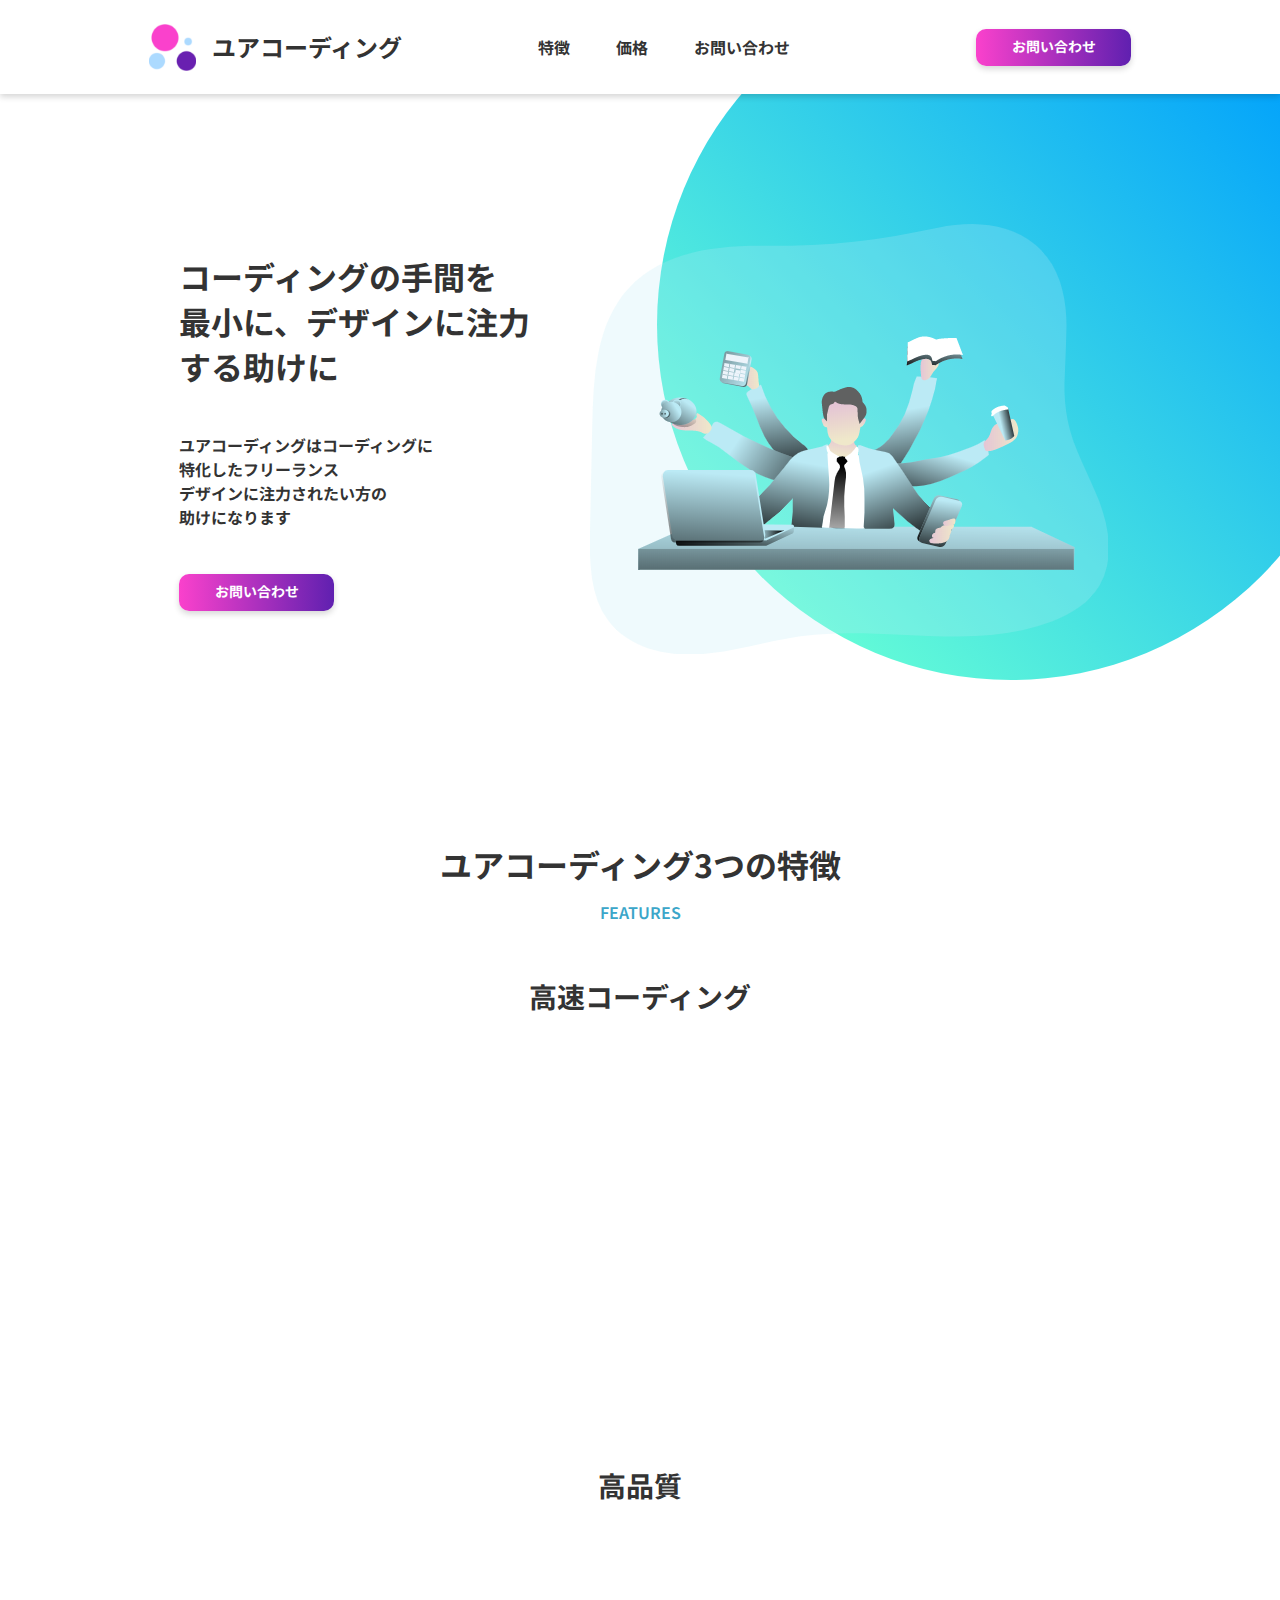
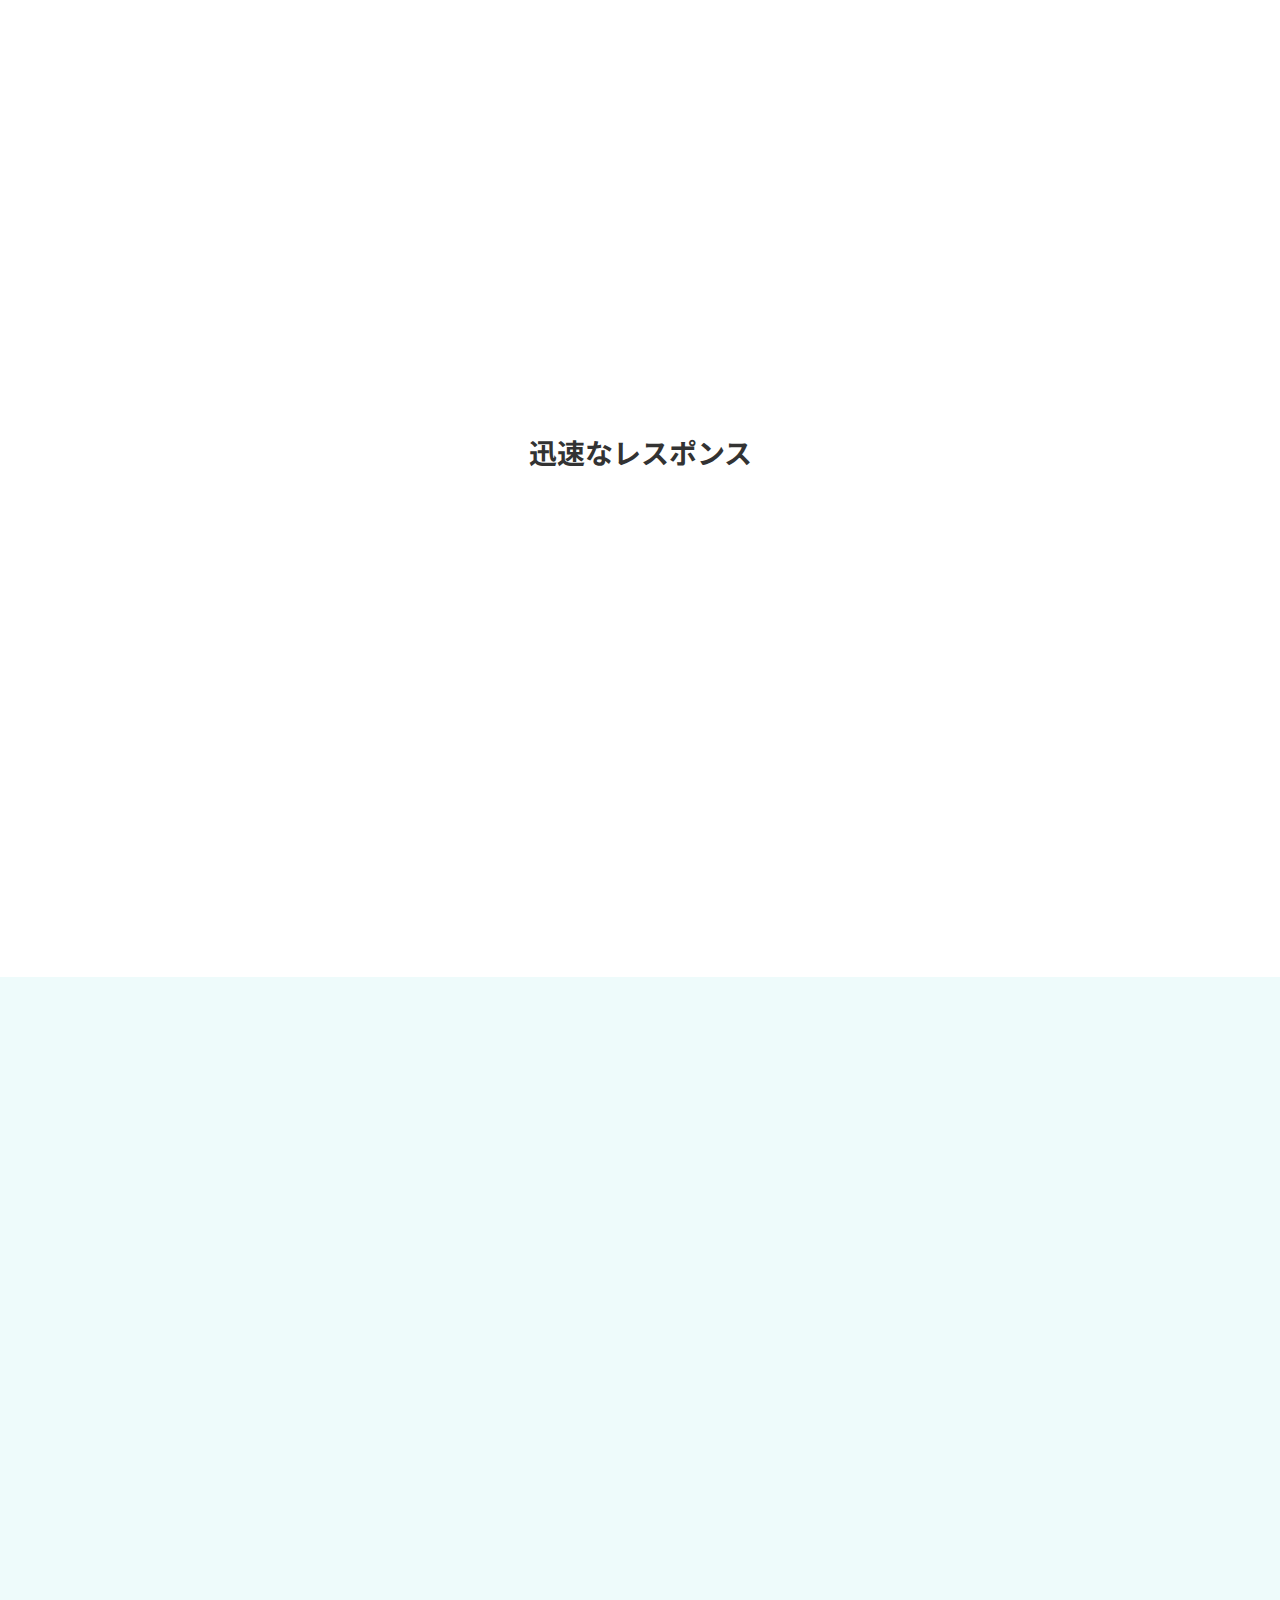
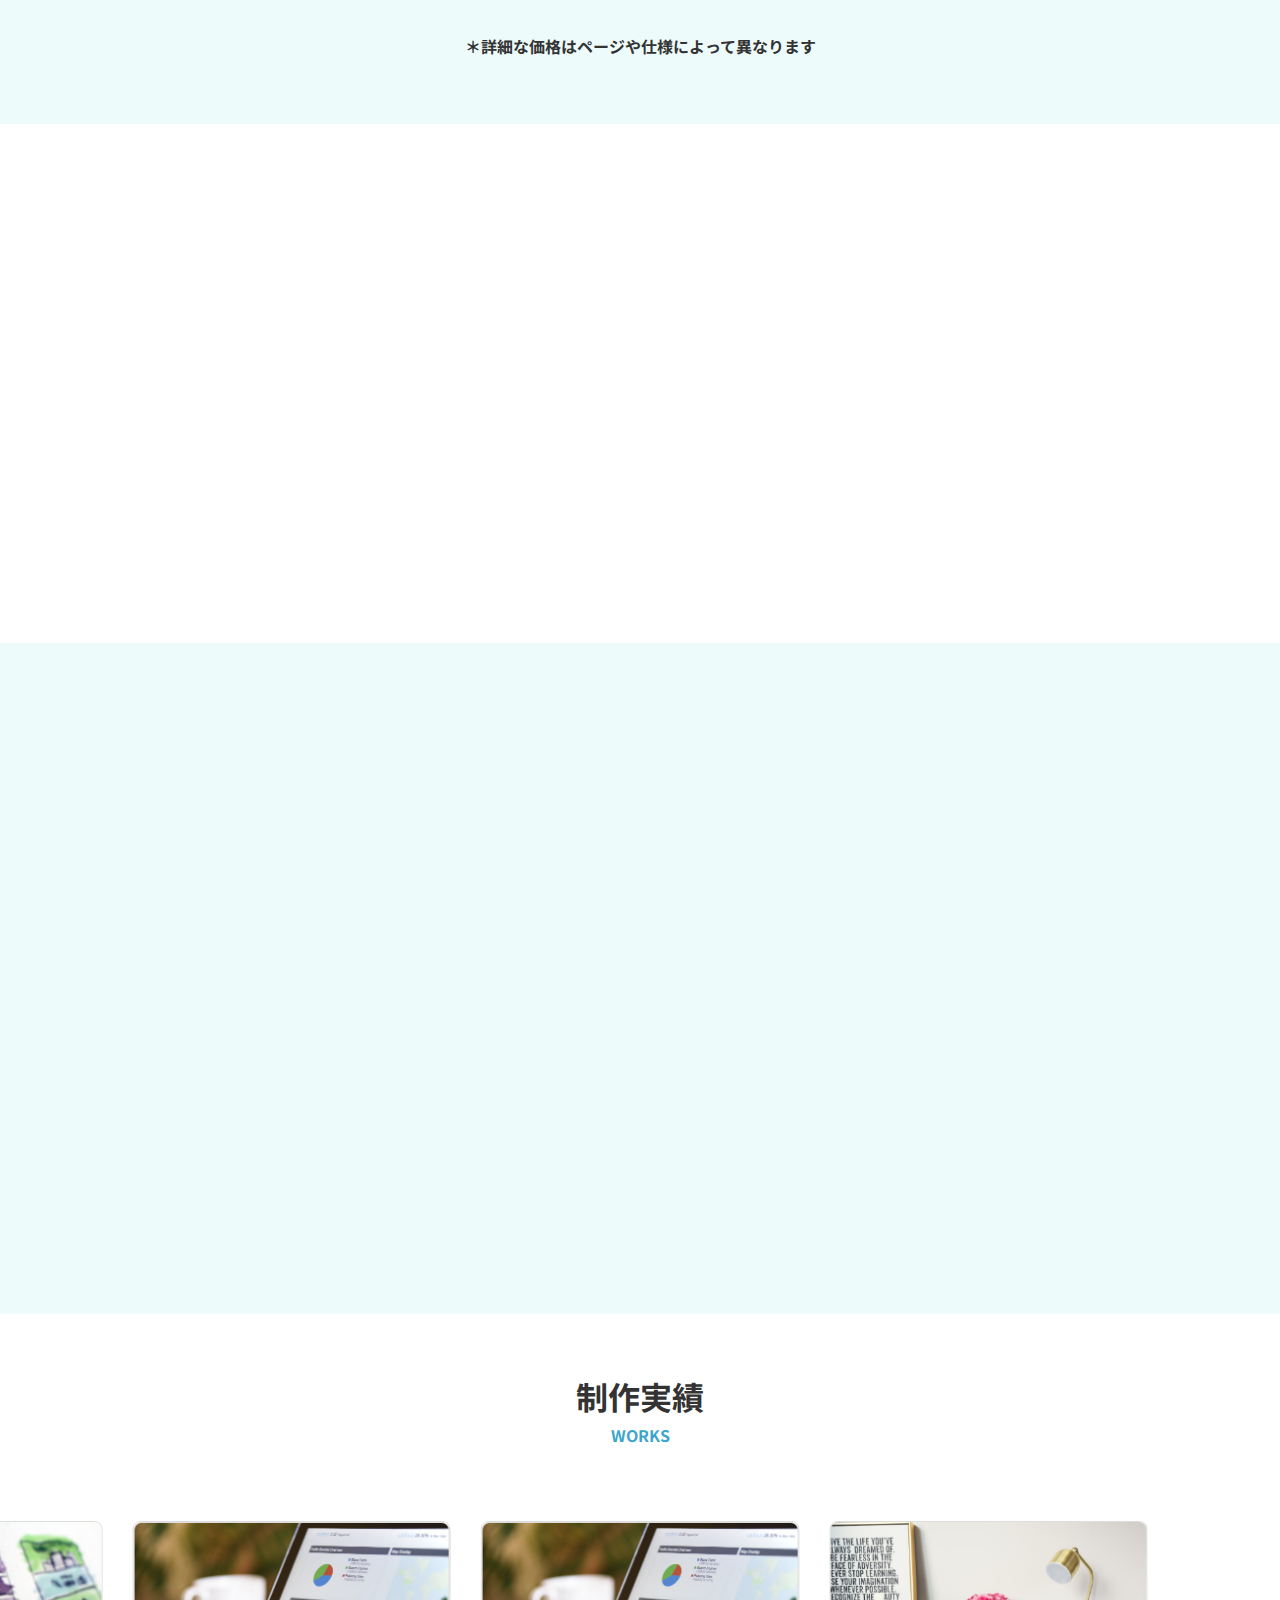
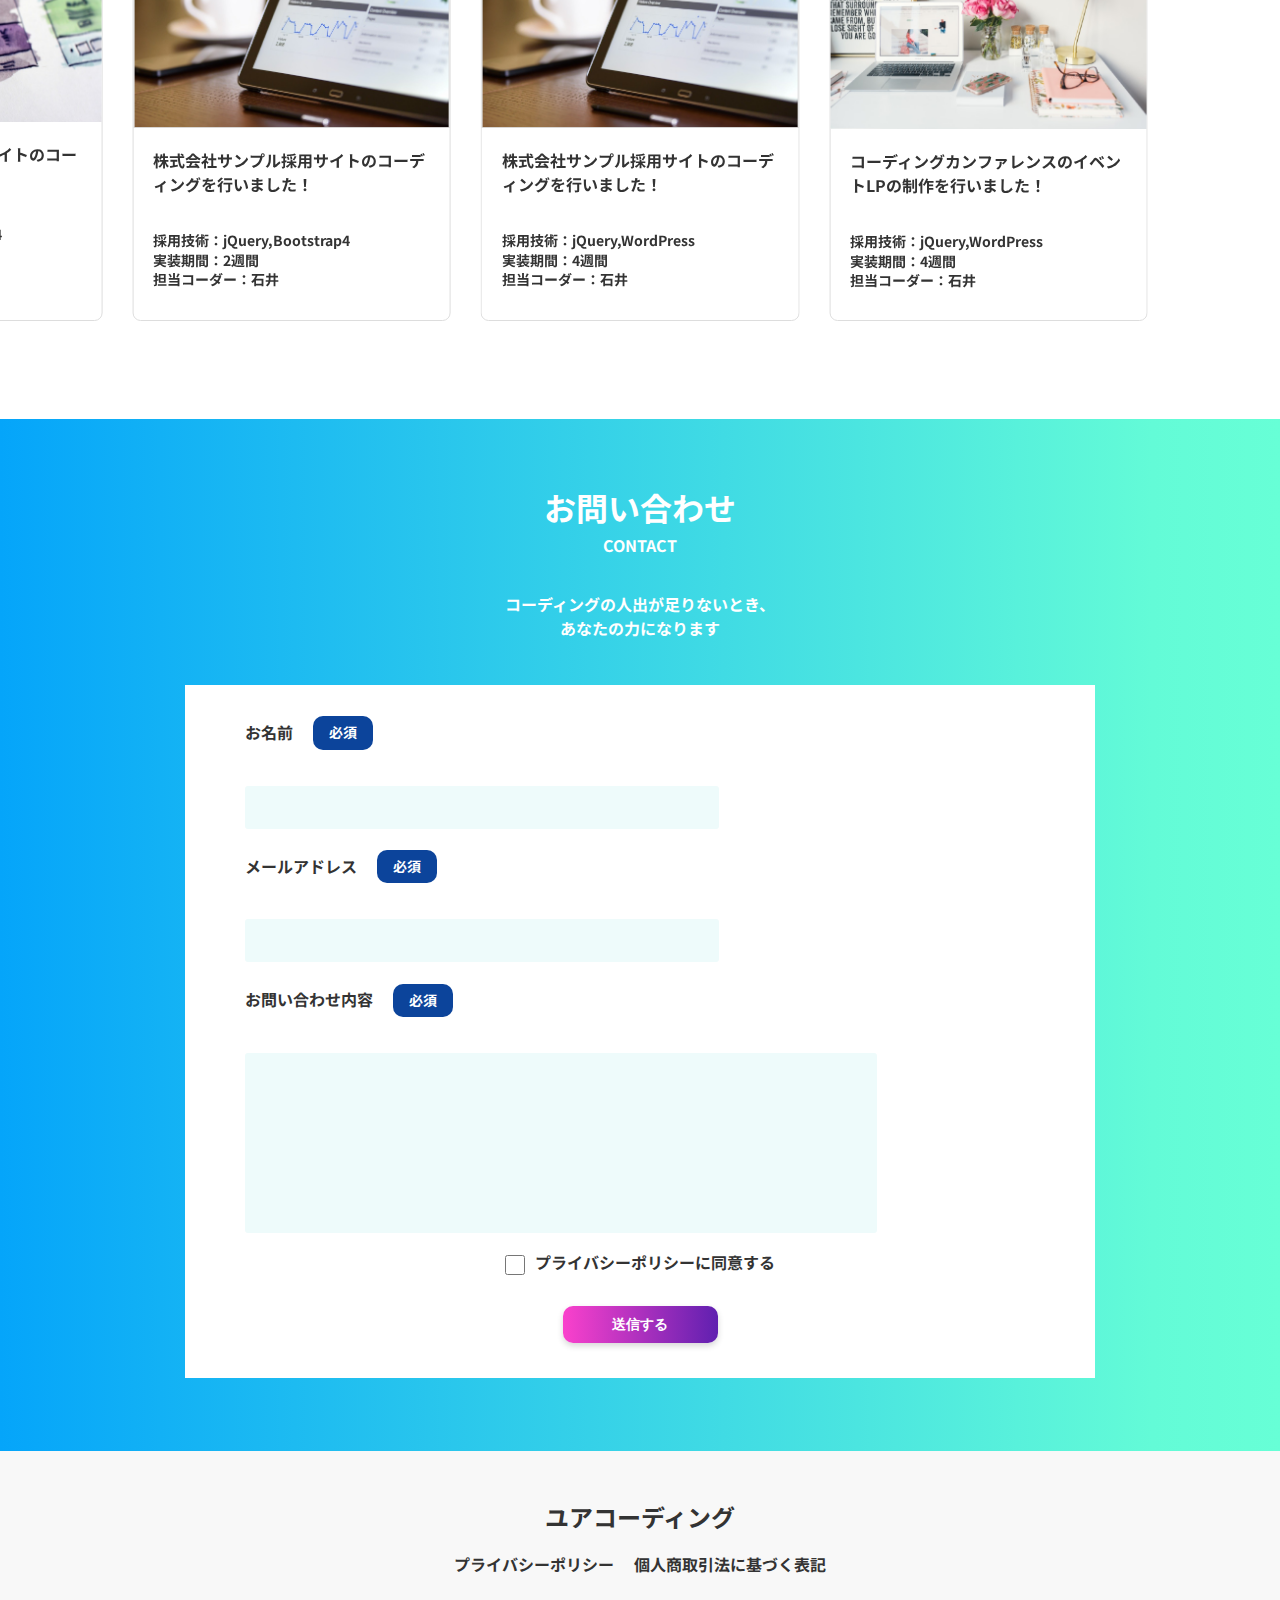
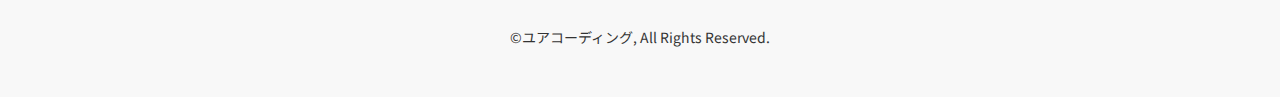
<file: index.html>
<!DOCTYPE html>
<html lang="ja">
<head>
  <meta charset="UTF-8">
  <meta http-equiv="X-UA-Compatible" content="IE=edge">
  <meta name="viewport" content="width=device-width, initial-scale=1,minimum-scale=1.0">
  <title>ユアコーディング</title>
  <meta name="robots" content="noindex">
  <meta name="description" content="開発のスピード感、内部SEOに強いコーディング、迅速なレスポンスを基本として、Web制作の設計を行っていきます。">
  <link href="https://fonts.googleapis.com/css2?family=Noto+Sans+JP:wght@400;700&display=swap" rel="stylesheet">
  <link href="https://unpkg.com/aos@2.3.1/dist/aos.css" rel="stylesheet">
  <link rel="stylesheet" href="https://unpkg.com/swiper/swiper-bundle.min.css">
  <link rel="stylesheet" href="css/reset.css">
  <link rel="stylesheet" href="css/style.css">
</head>
<body>
  <header id="header" class="header">
    <div class="nav-button">
      <div class="nav-button_line"></div>
    </div>
    <nav class="navGlobal-sp">
      <div class="navGlobal-list-sp d-flex">
        <img src="./img/Pink and Purple Events & party Entertainment Logo.png" alt="logo">
        <h1 class="navGlobal__title"><a href="#">ユアコーディング</a></h1>
      </div>
      <ul class="navGlobal-list-sp">
        <li class="navGlobal__item"><a href="#features">特徴</a></li>
        <li class="navGlobal__item"><a href="#price">価格</a></li>
        <li class="navGlobal__item"><a href="#contact">お問い合わせ</a></li>
      </ul>
      <div class="navGlobal-list-sp"><a href="#contact" class="btn navGlobal__btn">お問い合わせ</a></div>
    </nav>    

    <nav class="navGlobal">
      <div class="navGlobal-list">
        <img src="./img/Pink and Purple Events & party Entertainment Logo.png" alt="logo">
        <h1 class="navGlobal__title"><a href="#">ユアコーディング</a></h1>
      </div>
      <ul class="navGlobal-list">
        <li class="navGlobal__item"><a href="#features">特徴</a></li>
        <li class="navGlobal__item"><a href="#price">価格</a></li>
        <li class="navGlobal__item"><a href="#contact">お問い合わせ</a></li>
      </ul>
      <div class="navGlobal-list"><a href="#contact" class="btn navGlobal__btn">お問い合わせ</a></div>
    </nav>
  </header>
  <section class="mainView">
    <img class="mainView-img circle" src="./img/楕円形 1.svg" alt="トップページ画像/楕円">
    <img class="mainView-img human" src="./img/manager.png" alt="トップページ画像/人">
    <div class="mainView-desc">
      <h2 class="mainView-desc__title">コーディングの手間を<br>最小に、デザインに注力<br>する助けに</h2>
      <p class="mainView-desc__text">ユアコーディングはコーディングに<br>特化したフリーランス<br>デザインに注力されたい方の<br>助けになります</p>
      <a href="" class="btn">お問い合わせ</a>
    </div>
  </section>

  <main>
    <section class="features" id="features">
      <h2 class="section__title">ユアコーディング3つの特徴</h2>
      <div class="section__title-eg">FEATURES</div>
      <h3 class="features__sub-title coding__title">高速コーディング</h3>
      <div class="features-desc" data-aos="fade-right" data-aos-duration="800">
        <img class="features__image coding__image" src="./img/cto.png" alt="coding">
        <div class="coding-desc">
          <p class="features-desc__heading coding__heading">コーディングに特化したフリーランスのため、<br>スピード感を持った開発が可能。</p>
          <p class="features-desc__text">開発は常にスピードとの勝負です。<br>ユアコーディングはコーディングに特化しているため、<br>素早く納品することで、クライアントがデザインに注力<br>する助けとなります。</p>
        </div>
      </div>
      <h3 class="features__sub-title high-quality__title">高品質</h3>
      <div class="features-desc" data-aos="fade-left" data-aos-duration="800">
        <img class="features__image" src="./img/building_website.png" alt="high-quality">
        <div class="high-quality-desc">
          <p class="features-desc__heading high-quality__heading">正しいマークアップで、<br>内部SEOに強いコーディングを<br>デフォルトで行います。</p>
          <p class="features-desc__text">ユアコーディングでは、「予測しやすい」「再利用しやすい」<br>「保守しやすい」「拡張しやすい」と言った設計をもとに<br>きちんとコーディングを行うため、納品後も安心です。</p>
        </div>
      </div>
      <h3 class="features__sub-title">迅速なレスポンス</h3>
      <div class="features-desc" data-aos="fade-right" data-aos-duration="800">
        <img class="features__image response__image" src="./img/new_message.png" alt="response">
        <div class="response-desc">
          <p class="features-desc__heading response__heading">原則いただいたメッセージは、<br>業務時間内であれば6時間以内に<br>お返しいたします。</p>
          <p class="features-desc__text">連絡を返さないフリーランスが多い中、<br>ユアコーディングでは定期的な進捗報告など、<br>社会人としての基本を踏まえて仕事を行なって<br>おります。</p>
        </div>
      </div>
    </section>

    <section class="price" id="price">
      <div data-aos="fade-up" data-aos-duration="800">
        <h2 class="section__title">価格</h2>
        <div class="section__title-eg">PRICE</div>
      </div>
      <table class="price__table" data-aos="fade-up" data-aos-duration="800" data-aos-easing="ease-in-out">
        <tr>
          <th>HTMLコーディングトップページ</th>
          <td>30.000円〜</td>
        </tr>
        <tr>
          <th>HTMLコーディング下層1ページ</th>
          <td>10.000円〜</td>
        </tr>
        <tr>
          <th>HTML+WordPressトップページ</th>
          <td>55.000円〜</td>
        </tr>
        <tr>
          <th>HTML+WordPress下層1ページ</th>
          <td>15.000円〜</td>
        </tr>
      </table>
      <p class="price_alert">＊詳細な価格はページや仕様によって異なります</p>
    </section>

    <section class="faq">
      <div data-aos="fade-up" data-aos-duration="800">
        <h2 class="section__title">よくある質問</h2>
        <div class="section__title-eg">FAQ</div>
      </div>
      <ul class="faq-list" data-aos="fade-up" data-aos-duration="800" data-aos-easing="ease-in-out">
        <li>
          <h3 class="faq-list_q">デザインから一貫してお願いすることは可能でしょうか</h3>
          <p class="faq-list_a d-block is-open">ユアコーディングはコーディングに特化したサービスですので、デザインからお受けすることは基本的にありません。<br>ただデザインを行う際は提携しているデザイナーと連携して対応させていただきますので、別途ご連絡ください。</p>
        </li>
        <li>
          <h3 class="faq-list_q">WordPressのカスタマイズをお願いすることも可能でしょうか？</h3>
          <p class="faq-list_a">可能です。ただECサイトなどの場合は構築難易度や工数の関係で綿密にヒアリングさせていただきたく思います。</p>
        </li>
        <li>
          <h3 class="faq-list_q">コーディングのスピード感が知りたい</h3>
          <p class="faq-list_a">HTMLレスポンシブ込み5ページで1週間、10ページで2週間、WordPressサイト5ページで2週間、10ページで3週間が目安に<br>なります。</p>
        </li>
      </ul>
    </section>

    <section class="blog">
      <div data-aos="fade-up" data-aos-duration="800">
        <h2 class="section__title">ブログ</h2>
        <div class="section__title-eg">BLOG</div>
      </div>
      <article data-aos="zoom-in" data-aos-duration="1000" data-aos-easing="ease-in-out">
        <ul class="blog-list">
          <li class="blog-list__item">
            <img class="blog__image" src="./img/austin-distel-wawEfYdpkag-unsplash.png">
            <p class="blog__heading">サイトをリニューアルオープンしました。</p>
            <time class="blog__date">2020.01.23</time>
          </li>
          <li class="blog-list__item">
            <img class="blog__image" src="./img/dylan-gillis-KdeqA3aTnBY-unsplash.png">
            <p class="blog__heading">WebサイトでSEO内部施策に適したコー<br>ディングでどれぐらいサイトが早くなるの<br>か検証してみました</p>
            <time class="blog__date">2020.01.24</time>
          </li>
          <li class="blog-list__item">
            <img class="blog__image" src="./img/brooke-cagle-g1Kr4Ozfoac-unsplash.png">
            <p class="blog__heading">ユアコーディングではデザイナーの方を<br>広く募集しています。</p>
            <time class="blog__date">2020.01.25</time>
          </li>
        </ul>
      </article>
    </section>

    <section class="works">
      <h2 class="section__title">制作実績</h2>
      <div class="section__title-eg">WORKS</div>
      <div class="swiper-container">
        <ul class="works-list swiper-wrapper">
          <li class="works__item swiper-slide">
            <img src="./img/digital-marketing-1433427_1280.png" alt="実績1">
            <div class="works__item-wrap">
              <h3 class="works__heading">株式会社サンプル採用サイトのコーディングを行いました！</h3>
              <p class="works__about">採用技術：jQuery,WordPress<br>実装期間：4週間<br>担当コーダー：石井</p>
            </div>
          </li>
          <li class="works__item swiper-slide">
            <img src="./img/arnel-hasanovic-MNd-Rka1o0Q-unsplash.png" alt="実績2">
            <div class="works__item-wrap">
              <h3 class="works__heading">コーディングカンファレンスのイベントLPの制作を行いました！</h3>
              <p class="works__about">採用技術：jQuery,WordPress<br>実装期間：4週間<br>担当コーダー：石井</p>
            </div>
          </li>
          <li class="works__item swiper-slide">
            <img src="./img/digital-marketing-1433427_1280-1.png" alt="実績3">
            <div class="works__item-wrap">
              <h3 class="works__heading">株式会社サンプル様採用サイトのコーディングを行いました！</h3>
              <p class="works__about">採用技術：jQuery,Bootstrap4<br>実装期間：2週間<br>担当コーダー：石井</p>
            </div>
          </li>
          <li class="works__item swiper-slide">
            <img src="./img/hal-gatewood-tZc3vjPCk-Q-unsplash.png" alt="実績4">
            <div class="works__item-wrap">
              <h3 class="works__heading">株式会社サンプル様通販サイトのコーディングを行いました！</h3>
              <p class="works__about">採用技術：jQuery,Bootstrap4<br>実装期間：6週間<br>担当コーダー：石井</p>
            </div>
          </li>
          <li class="works__item swiper-slide">
            <img src="./img/digital-marketing-1433427_1280-2.png" alt="実績5">
            <div class="works__item-wrap">
              <h3 class="works__heading">株式会社サンプル採用サイトのコーディングを行いました！</h3>
              <p class="works__about">採用技術：jQuery,Bootstrap4<br>実装期間：2週間<br>担当コーダー：石井</p>
            </div>
          </li>
        </ul>
      </div>
    </section>
    
    <section id="contact" class="contact">
      <h2 class="section__title">お問い合わせ</h2>
      <div class="section__title-eg">CONTACT</div>
      <p class="contact__heading">コーディングの人出が足りないとき、<br>あなたの力になります</p>
      <form class="contact-form" id="form" action="https://docs.google.com/forms/u/0/d/e/1FAIpQLSf5wOCeJNPZWeaW3Mfq5EmTo3OEbIM-W5u6mmKF07McIknDQw/formResponse">
        <div>
          <span class="form__title">お名前</span>
        </div>
        <input type="text" name="entry.1862796309">
        <div>
          <span class="form__title">メールアドレス</span>
        </div>
        <input type="text" name="entry.675622963">
        <div>
          <span class="form__title">お問い合わせ内容</span>
        </div>
        <textarea name="entry.359089016"></textarea>
        <label for="privacyCheck" class="form__check"><input type="checkbox" name="check" id="privacyCheck">プライバシーポリシーに同意する</label>
        <input type="submit" value="送信する" class="btn" id="submit" disabled>
      </form>
    </section>
  </main>
  
  <footer class="footer">
    <h2 class="footer__title">ユアコーディング</h2>
    <div class="footer-wrap">
      <span class="footer__heading">プライバシーポリシー</span>
      <span class="footer__heading">個人商取引法に基づく表記</span>
    </div>
    <p class="copyright">©ユアコーディング, All Rights Reserved.</p>
  </footer>

  <script src="https://unpkg.com/aos@2.3.1/dist/aos.js"></script>
  <script>AOS.init();</script>
  <script
  src="https://code.jquery.com/jquery-3.5.1.min.js"
  integrity="sha256-9/aliU8dGd2tb6OSsuzixeV4y/faTqgFtohetphbbj0="
  crossorigin="anonymous"></script>
  <script src="https://unpkg.com/swiper/swiper-bundle.min.js"></script>
  <script src="js/script.js"></script>
</body>
</html>
</file>
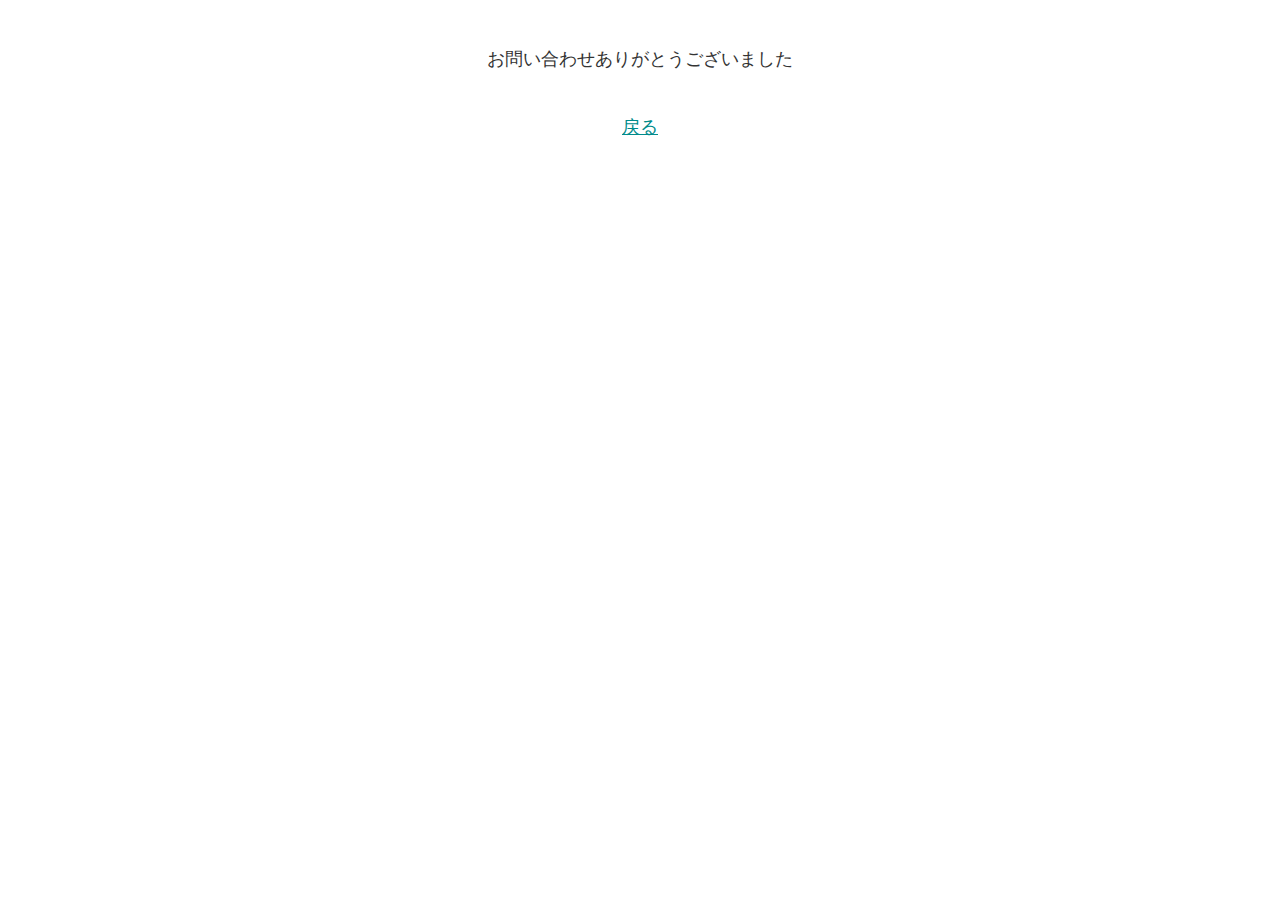
<file: thanks.html>
<!DOCTYPE html>
<html lang="ja">
<head>
  <meta charset="UTF-8">
  <meta http-equiv="X-UA-Compatible" content="IE=edge">
  <meta name="viewport" content="width=device-width, initial-scale=1,minimum-scale=1.0">
  <title></title>
  <link rel="stylesheet" href="css/destyle.css">
  <link rel="stylesheet" href="css/style.css">
</head>
<body>
  <p class="end-message">お問い合わせありがとうございました</p>
  <a href="index.html" class="end-message">戻る</a>
</body>
</html>
</file>
<file: css/style.css>
@charset "UTF-8";
html {
  font-size: 62.5%;
}

body {
  background-color: #fff;
  color: #333;
  font-family: "Noto Sans JP", "Hiragino Kaku Gothic ProN", sans-serif;
  font-size: 1.6rem;
}

img {
  display: block;
}

.btn {
  width: 155px;
  height: 37px;
  padding: 8px 0;
  border-radius: 10px;
  background: -webkit-gradient(linear, left top, right top, from(#FA41CC), to(#6020B0));
  background: linear-gradient(to right, #FA41CC, #6020B0);
  -webkit-box-shadow: 0 3px 6px #00000029;
  box-shadow: 0 3px 6px #00000029;
  color: #fff;
  font-size: 1.4rem;
  line-height: 1.4;
  text-align: center;
  cursor: pointer;
}

.section__title {
  margin-bottom: 13px;
  font-size: 3.2rem;
  line-height: 0.8;
  text-align: center;
}

.section__title-eg {
  color: #3BA6C9;
  line-height: 1.5;
  text-align: center;
}

@-webkit-keyframes header-height {
  0% {
    height: 0;
  }
  100% {
    height: 94px;
  }
}

@keyframes header-height {
  0% {
    height: 0;
  }
  100% {
    height: 94px;
  }
}

.header {
  z-index: 2;
  top: 0;
  left: 0;
  width: 100%;
  height: auto;
  background-color: #fff;
  -webkit-box-shadow: 0 3px 6px #00000029;
  box-shadow: 0 3px 6px #00000029;
  -webkit-transition: background-color .15s;
  transition: background-color .15s;
}

body.is-fixed .header {
  position: fixed;
  background-color: rgba(255, 255, 255, 0.9);
  -webkit-animation: header-height .5s forwards;
  animation: header-height .5s forwards;
}

.navGlobal-sp {
  display: none;
  padding: 65px 0;
  background-color: #fff;
  font-weight: bold;
  text-align: center;
}

.navGlobal-sp ul {
  padding: 20px 0 30px;
}

.d-flex {
  display: -webkit-box;
  display: -ms-flexbox;
  display: flex;
  -webkit-box-align: center;
  -ms-flex-align: center;
  align-items: center;
  -webkit-box-pack: center;
  -ms-flex-pack: center;
  justify-content: center;
}

.navGlobal {
  display: -webkit-box;
  display: -ms-flexbox;
  display: flex;
  -webkit-box-pack: justify;
  -ms-flex-pack: justify;
  justify-content: space-between;
  max-width: 1022px;
  height: 94px;
  margin: 0 auto;
  padding: 0 20px;
  font-weight: bold;
}

.navGlobal-list {
  display: -webkit-box;
  display: -ms-flexbox;
  display: flex;
  -webkit-box-align: center;
  -ms-flex-align: center;
  align-items: center;
}

.navGlobal__item {
  padding-right: 46px;
  line-height: 1.5;
}

.navGlobal__item a {
  color: #333;
  cursor: pointer;
}

.navGlobal__item:last-of-type {
  margin-right: 50px;
  padding-right: 0;
}

.navGlobal__title {
  margin-left: 16px;
  font-size: 2.4rem;
  line-height: 1.4;
}

.navGlobal__title a {
  color: #333;
  cursor: pointer;
}

.nav-button {
  display: none;
  z-index: 3;
  position: fixed;
  top: 0;
  right: 0;
  padding: 25px 16px;
}

.nav-button_line {
  display: block;
  position: relative;
  width: 24px;
  height: 2px;
  background-color: #333;
  text-align: center;
  -webkit-transition: all .3s ease-in-out;
  transition: all .3s ease-in-out;
}

.nav-button_line::before, .nav-button_line::after {
  display: block;
  position: absolute;
  width: 24px;
  height: 2px;
  background-color: #333;
  content: '';
  -webkit-transition: all .3s ease-in-out;
  transition: all .3s ease-in-out;
}

.nav-button_line::before {
  top: -8px;
}

.nav-button_line::after {
  bottom: -8px;
}

.is-nav-open.nav-button_line {
  background-color: transparent;
}

.is-nav-open.nav-button_line::before {
  top: 0;
  -webkit-transform: rotate(-45deg);
  transform: rotate(-45deg);
}

.is-nav-open.nav-button_line::after {
  bottom: 0;
  -webkit-transform: rotate(45deg);
  transform: rotate(45deg);
}

.mainView {
  position: relative;
  max-width: 1366px;
  height: 674px;
  margin: 0 auto;
  overflow: visible;
}

.mainView-img {
  position: absolute;
}

.mainView-img.circle {
  z-index: -1;
  top: -125px;
  right: -85px;
}

.mainView-img.human {
  top: 130px;
  right: 172px;
}

.mainView-desc {
  position: absolute;
  top: 160px;
  left: 14%;
  font-weight: bold;
}

.mainView-desc__title {
  margin-bottom: 45px;
  font-size: 3.2rem;
  line-height: 1.4;
}

.mainView-desc__text {
  margin-bottom: 45px;
  line-height: 1.5;
}

.features {
  margin: 74px 0 150px;
  font-weight: 600;
}

.features__title, .features__sub-title {
  text-align: center;
}

.features .section__title {
  line-height: 1.4;
}

.features__sub-title {
  margin-bottom: 65px;
  font-size: 2.8rem;
  line-height: 1.4;
}

.features__sub-title:nth-of-type(1) {
  margin-top: 53px;
}

.features-desc {
  display: -webkit-box;
  display: -ms-flexbox;
  display: flex;
  -webkit-box-align: start;
  -ms-flex-align: start;
  align-items: flex-start;
  -webkit-box-pack: justify;
  -ms-flex-pack: justify;
  justify-content: space-between;
  width: 100%;
  max-width: 1100px;
  margin: 0 auto 90px;
}

.features-desc:nth-of-type(3) {
  margin-bottom: 141px;
}

.features-desc__heading {
  margin-bottom: 50px;
  font-size: 2.4rem;
  line-height: 2;
}

.features-desc__text {
  line-height: 1.6;
}

.features .features-desc:nth-of-type(odd) {
  -webkit-box-orient: horizontal;
  -webkit-box-direction: reverse;
  -ms-flex-direction: row-reverse;
  flex-direction: row-reverse;
}

.features .features-desc:nth-of-type(even) {
  -webkit-box-orient: horizontal;
  -webkit-box-direction: normal;
  -ms-flex-direction: row;
  flex-direction: row;
}

.features__image {
  max-width: 100%;
  height: auto;
}

.coding__title {
  margin-bottom: 46px;
}

.coding__image {
  margin-left: 59px;
}

.coding-desc {
  margin-top: 47px;
}

.coding__heading {
  margin-bottom: 38px;
}

.high-quality__title {
  margin-bottom: 58px;
}

.high-quality-desc {
  margin-left: 88px;
}

.high-quality__heading {
  margin-bottom: 32px;
}

.response__image {
  margin-left: 88px;
}

.response-desc {
  margin-right: 88px;
}

.response__heading {
  margin-top: 11px;
  margin-bottom: 29px;
}

.price {
  width: 100%;
  padding: 70px 0 70px 0;
  background-color: #EEFBFB;
  font-weight: bold;
}

.price__table {
  display: table;
  width: 100%;
  max-width: 926px;
  height: 410px;
  margin: 73px auto 45px;
  background-color: #fff;
  -webkit-box-shadow: 0 3px 6px #00000029;
  box-shadow: 0 3px 6px #00000029;
  line-height: 1.7;
  table-layout: fixed;
}

.price__table tr > th {
  width: 30%;
  padding: 35px 20px;
  border: 1px solid #E5E5E5;
}

.price__table tr > td {
  width: 65%;
  padding-left: 30px;
  border: 1px solid #E5E5E5;
}

.price_alert {
  text-align: center;
}

.faq {
  padding: 67px 0 85px;
  font-weight: bold;
}

.faq-list {
  width: 100%;
  max-width: 907px;
  margin: 32px auto 0;
  border-bottom: 1px solid #E5E5E5;
  font-size: 1.4rem;
}

.faq-list_q {
  padding: 16px 0;
  border: 1px solid #E5E5E5;
  background-color: #fff;
  line-height: 1.8;
  text-align: center;
  cursor: pointer;
}

.faq-list_q:active {
  background-color: #E5E5E5;
}

.faq-list_q::-moz-selection {
  color: none;
}

.faq-list_q::selection {
  color: none;
}

.faq-list_a {
  display: none;
  padding: 22px 45px;
  border: 1px solid #E5E5E5;
  border-top: none;
  border-bottom: none;
  background-color: #F2F2F2;
  line-height: 1.8;
}

.d-block {
  display: block;
}

.blog {
  padding: 70px 0 90px;
  background-color: #EEFBFB;
  font-weight: bold;
}

.blog-list {
  display: -webkit-box;
  display: -ms-flexbox;
  display: flex;
  -webkit-box-align: start;
  -ms-flex-align: start;
  align-items: flex-start;
  -webkit-box-pack: justify;
  -ms-flex-pack: justify;
  justify-content: space-between;
  width: 100%;
  max-width: 1366px;
  margin: 61px auto 0;
  padding: 0 70px;
}

.blog-list__item {
  position: relative;
  max-width: 32%;
  height: 387px;
  background-color: #fff;
  -webkit-box-shadow: 0 3px 6px #00000029;
  box-shadow: 0 3px 6px #00000029;
}

.blog-list__item:last-of-type {
  margin-bottom: 0;
}

.blog__image {
  max-width: 100%;
  height: auto;
}

.blog__heading {
  padding-top: 16px;
  padding-left: 20px;
  font-size: 1.8rem;
  line-height: 1.4;
}

.blog__date {
  display: block;
  position: absolute;
  right: 5%;
  bottom: 8px;
  line-height: 1.6;
  text-align: right;
}

.works {
  padding: 70px 0 98px;
  font-weight: bold;
}

.works__item {
  width: 320px;
  height: 400px;
  border: 1px solid #DDD;
  border-radius: 8px;
}

.works__item-wrap {
  padding: 20px 20px;
}

.works__heading {
  margin-bottom: 35px;
  line-height: 1.5;
}

.works__about {
  font-size: 1.4rem;
  line-height: 1.4;
}

.works img {
  width: 100%;
  max-width: 100%;
}

.swiper-container {
  max-width: 1366px;
  margin-top: 74px;
  overflow: visible;
}

.contact {
  padding: 76px 0 73px;
  background: -webkit-gradient(linear, left top, right top, from(#05A5FA), color-stop(90%, #63FBD7), to(#67FFD6));
  background: linear-gradient(90deg, #05A5FA 0%, #63FBD7 90%, #67FFD6 100%);
  font-weight: bold;
}

.contact .section__title,
.contact .section__title-eg, .contact__heading {
  color: #fff;
}

.contact-form {
  max-width: 910px;
  margin: 0 auto;
  padding: 35px 60px;
  background-color: #fff;
}

.contact-form span {
  display: inline-block;
}

.contact-form label {
  display: block;
  text-align: center;
}

.contact__heading {
  margin-top: 35px;
  margin-bottom: 45px;
  line-height: 1.5;
  text-align: center;
}

.form__title {
  position: relative;
  line-height: 1.6;
  text-align: center;
}

.form__title::after {
  display: inline-block;
  position: absolute;
  top: -15%;
  width: 60px;
  margin-left: 20px;
  padding: 4px 0;
  border-radius: 10px;
  background-color: #0C449B;
  color: #fff;
  font-size: 1.4rem;
  line-height: 1.8;
  content: '必須';
}

.form__check {
  margin-bottom: 30px;
  line-height: 1.7;
}

input[type=text] {
  width: 60%;
  height: 43px;
  margin-top: 40px;
  margin-bottom: 25px;
  border: none;
  border-radius: 3px;
  outline: none;
  background-color: #EEFBFB;
}

textarea {
  width: 80%;
  height: 180px;
  margin-top: 40px;
  margin-bottom: 15px;
  border: none;
  border-radius: 3px;
  outline: none;
  background-color: #EEFBFB;
  resize: none;
}

input[type=checkbox] {
  width: 20px;
  height: 20px;
  margin: 0 10px 0 0;
  border: 1px solid #707070;
  outline: none;
}

input[type=submit] {
  display: block;
  margin: 0 auto;
  padding: 0;
  border: none;
  outline: none;
  font-weight: bold;
}

.end-message {
  display: block;
  margin-top: 50px;
  font-size: 1.8rem;
  text-align: center;
}

a.end-message {
  color: darkcyan;
  -webkit-text-decoration: underline darkcyan;
  text-decoration: underline darkcyan;
}

.false-message {
  display: none;
  margin-top: 50px;
  text-align: center;
}

.footer {
  width: 100%;
  padding: 53px 0 50px;
  background-color: #F8F8F8;
  font-weight: bold;
  text-align: center;
}

.footer-wrap {
  display: -webkit-box;
  display: -ms-flexbox;
  display: flex;
  -webkit-box-pack: center;
  -ms-flex-pack: center;
  justify-content: center;
  margin-bottom: 50px;
}

.footer__title {
  margin-bottom: 20px;
  font-size: 2.4rem;
  line-height: 1.1;
}

.footer__heading {
  margin: 0 10px;
  line-height: 1.7;
}

.copyright {
  font-size: 1.4rem;
  font-weight: normal;
  line-height: 1.4;
}

@media only screen and (max-width: 1024px) {
  body {
    font-size: 1.4rem;
  }
  .btn {
    font-size: 1.2rem;
    line-height: 1.8;
  }
  .section__title {
    font-size: 2.8rem;
  }
  .navGlobal__title {
    font-size: 2.2rem;
  }
  .mainView-img.human {
    right: 0;
  }
  .mainView-desc__title {
    font-size: 2.8rem;
  }
  .features {
    margin: 74px 0 70px;
    overflow: hidden;
  }
  .features__sub-title:nth-of-type(1) {
    margin-top: 80px;
  }
  .features__sub-title {
    margin-bottom: 70px;
    font-size: 2.4rem;
  }
  .features-desc {
    margin: 0 auto 80px;
  }
  .features-desc:nth-of-type(3) {
    margin-bottom: 80px;
  }
  .features-desc {
    display: block;
    text-align: center;
  }
  .features__image {
    margin: 0 auto 50px;
  }
  .high-quality-desc {
    margin-left: 0;
  }
  .response-desc {
    margin-right: 0;
  }
  .price__table tr > th {
    width: 35%;
  }
  .blog-list {
    padding: 0 10px;
  }
  .blog__heading {
    font-size: 1.6rem;
  }
}

@media only screen and (max-width: 768px) {
  .btn {
    margin: 0 auto;
  }
  .section__title {
    font-size: 2.6rem;
  }
  .header {
    position: fixed;
    background-color: transparent;
    -webkit-box-shadow: none;
    box-shadow: none;
  }
  body.is-fixed .header {
    background-color: transparent;
    -webkit-animation: none;
    animation: none;
  }
  .navGlobal {
    display: none;
    height: 100%;
    padding: 30px 0;
    background-color: #fff;
  }
  .navGlobal-list {
    -webkit-box-pack: center;
    -ms-flex-pack: center;
    justify-content: center;
    padding: 20px;
  }
  .navGlobal__item {
    padding: 15px 0 15px 0;
  }
  .navGlobal__item:last-of-type {
    margin-right: 0;
  }
  .nav-button {
    display: block;
  }
  .mainView {
    background: -webkit-gradient(linear, left top, right top, from(#05A5FA), color-stop(90%, #63FBD7), to(#67FFD6));
    background: linear-gradient(90deg, #05A5FA 0%, #63FBD7 90%, #67FFD6 100%);
  }
  .mainView-img.circle {
    display: none;
  }
  .mainView-img.human {
    display: none;
  }
  .mainView-desc {
    left: 0;
    width: 100%;
    text-align: center;
  }
  .features__sub-title {
    font-size: 2.2rem;
  }
  .features-desc__heading {
    font-size: 2.2rem;
  }
  .coding-desc {
    margin-top: 0;
  }
  .coding__heading {
    margin-bottom: 50px;
  }
  .high-quality__heading {
    margin-bottom: 50px;
  }
  .response__heading {
    margin-top: 0;
    margin-bottom: 50px;
  }
  .price {
    padding: 55px 10px 70px;
  }
  .price__table tr > th {
    width: 55%;
  }
  .price__table tr > td {
    width: 45%;
  }
  .price__table {
    margin: 35px auto;
  }
  .faq {
    padding: 55px 10px 70px;
  }
  .blog {
    padding: 55px 0 70px;
  }
  .blog-list {
    display: block;
  }
  .blog-list__item {
    max-width: 70%;
    margin: 0 auto 30px;
  }
  .blog__image {
    width: 100%;
    height: 70%;
  }
  .blog__heading {
    font-size: 1.4rem;
  }
  .works {
    padding: 70px 0 70px;
  }
  .swiper-container {
    margin-top: 60px;
    overflow: hidden;
  }
  .contact-form {
    max-width: 100%;
    padding: 35px 20px;
  }
  .form__title::after {
    top: -25%;
    font-size: 1.2rem;
  }
  input[type=text] {
    width: 100%;
  }
  textarea {
    width: 100%;
  }
  .footer {
    padding: 30px 0 15px;
  }
  .footer-wrap {
    margin-bottom: 20px;
  }
  .footer__title {
    margin-bottom: 10px;
    font-size: 2.2rem;
  }
  .copyright {
    font-size: 1.2rem;
  }
}

@media only screen and (max-width: 568px) {
  .blog-list__item {
    max-width: 100%;
  }
}

/*# sourceMappingURL=css/style.css.map */
</file>
<file: css/destyle.css>
/*! destyle.css v2.0.2 | MIT License | https://github.com/nicolas-cusan/destyle.css */

/* Reset box-model and set borders */
/* ============================================ */

*,
::before,
::after {
  box-sizing: border-box;
  border-style: solid;
  border-width: 0;
}

/* Document */
/* ============================================ */

/**
 * 1. Correct the line height in all browsers.
 * 2. Prevent adjustments of font size after orientation changes in iOS.
 * 3. Remove gray overlay on links for iOS.
 */

html {
  line-height: 1; /* 1 */
  -webkit-text-size-adjust: 100%; /* 2 */
  -webkit-tap-highlight-color: transparent; /* 3*/
}

/* Sections */
/* ============================================ */

/**
 * Remove the margin in all browsers.
 */

body {
  margin: 0;
}

/**
 * Render the `main` element consistently in IE.
 */

main {
  display: block;
}

/* Vertical rhythm */
/* ============================================ */

p,
table,
blockquote,
address,
pre,
iframe,
form,
figure,
dl {
  margin: 0;
}

/* Headings */
/* ============================================ */

h1,
h2,
h3,
h4,
h5,
h6 {
  font-size: inherit;
  line-height: inherit;
  font-weight: inherit;
  margin: 0;
}

/* Lists (enumeration) */
/* ============================================ */

ul,
ol {
  margin: 0;
  padding: 0;
  list-style: none;
}

/* Lists (definition) */
/* ============================================ */

dt {
  font-weight: bold;
}

dd {
  margin-left: 0;
}

/* Grouping content */
/* ============================================ */

/**
 * 1. Add the correct box sizing in Firefox.
 * 2. Show the overflow in Edge and IE.
 */

hr {
  box-sizing: content-box; /* 1 */
  height: 0; /* 1 */
  overflow: visible; /* 2 */
  border-top-width: 1px;
  margin: 0;
  clear: both;
  color: inherit;
}

/**
 * 1. Correct the inheritance and scaling of font size in all browsers.
 * 2. Correct the odd `em` font sizing in all browsers.
 */

pre {
  font-family: monospace, monospace; /* 1 */
  font-size: inherit; /* 2 */
}

address {
  font-style: inherit;
}

/* Text-level semantics */
/* ============================================ */

/**
 * Remove the gray background on active links in IE 10.
 */

a {
  background-color: transparent;
  text-decoration: none;
  color: inherit;
}

/**
 * 1. Remove the bottom border in Chrome 57-
 * 2. Add the correct text decoration in Chrome, Edge, IE, Opera, and Safari.
 */

abbr[title] {
  text-decoration: underline; /* 2 */
  text-decoration: underline dotted; /* 2 */
}

/**
 * Add the correct font weight in Chrome, Edge, and Safari.
 */

b,
strong {
  font-weight: bolder;
}

/**
 * 1. Correct the inheritance and scaling of font size in all browsers.
 * 2. Correct the odd `em` font sizing in all browsers.
 */

code,
kbd,
samp {
  font-family: monospace, monospace; /* 1 */
  font-size: inherit; /* 2 */
}

/**
 * Add the correct font size in all browsers.
 */

small {
  font-size: 80%;
}

/**
 * Prevent `sub` and `sup` elements from affecting the line height in
 * all browsers.
 */

sub,
sup {
  font-size: 75%;
  line-height: 0;
  position: relative;
  vertical-align: baseline;
}

sub {
  bottom: -0.25em;
}

sup {
  top: -0.5em;
}

/* Embedded content */
/* ============================================ */

/**
 * Prevent vertical alignment issues.
 */

img,
embed,
object,
iframe {
  vertical-align: bottom;
}

/* Forms */
/* ============================================ */

/**
 * Reset form fields to make them styleable
 */

button,
input,
optgroup,
select,
textarea {
  -webkit-appearance: none;
  -moz-appearance: none;
  appearance: none;
  vertical-align: middle;
  color: inherit;
  font: inherit;
  background: transparent;
  padding: 0;
  margin: 0;
  outline: 0;
  border-radius: 0;
  text-align: inherit;
}

/**
 * Reset radio and checkbox appearance to preserve their look in iOS.
 */

[type="checkbox"] {
  -webkit-appearance: checkbox;
  appearance: checkbox;
}

[type="radio"] {
  -webkit-appearance: radio;
  appearance: radio;
}

/**
 * Show the overflow in IE.
 * 1. Show the overflow in Edge.
 */

button,
input {
  /* 1 */
  overflow: visible;
}

/**
 * Remove the inheritance of text transform in Edge, Firefox, and IE.
 * 1. Remove the inheritance of text transform in Firefox.
 */

button,
select {
  /* 1 */
  text-transform: none;
}

/**
 * Correct the inability to style clickable types in iOS and Safari.
 */

button,
[type="button"],
[type="reset"],
[type="submit"] {
  cursor: pointer;
  -webkit-appearance: none;
  appearance: none;
}

button[disabled],
[type="button"][disabled],
[type="reset"][disabled],
[type="submit"][disabled] {
  cursor: default;
}

/**
 * Remove the inner border and padding in Firefox.
 */

button::-moz-focus-inner,
[type="button"]::-moz-focus-inner,
[type="reset"]::-moz-focus-inner,
[type="submit"]::-moz-focus-inner {
  border-style: none;
  padding: 0;
}

/**
 * Restore the focus styles unset by the previous rule.
 */

button:-moz-focusring,
[type="button"]:-moz-focusring,
[type="reset"]:-moz-focusring,
[type="submit"]:-moz-focusring {
  outline: 1px dotted ButtonText;
}

/**
 * Remove arrow in IE10 & IE11
 */

select::-ms-expand {
  display: none;
}

/**
 * Remove padding
 */

option {
  padding: 0;
}

/**
 * Reset to invisible
 */

fieldset {
  margin: 0;
  padding: 0;
  min-width: 0;
}

/**
 * 1. Correct the text wrapping in Edge and IE.
 * 2. Correct the color inheritance from `fieldset` elements in IE.
 * 3. Remove the padding so developers are not caught out when they zero out
 *    `fieldset` elements in all browsers.
 */

legend {
  color: inherit; /* 2 */
  display: table; /* 1 */
  max-width: 100%; /* 1 */
  padding: 0; /* 3 */
  white-space: normal; /* 1 */
}

/**
 * Add the correct vertical alignment in Chrome, Firefox, and Opera.
 */

progress {
  vertical-align: baseline;
}

/**
 * Remove the default vertical scrollbar in IE 10+.
 */

textarea {
  overflow: auto;
}

/**
 * Correct the cursor style of increment and decrement buttons in Chrome.
 */

[type="number"]::-webkit-inner-spin-button,
[type="number"]::-webkit-outer-spin-button {
  height: auto;
}

/**
 * 1. Correct the outline style in Safari.
 */

[type="search"] {
  outline-offset: -2px; /* 1 */
}

/**
 * Remove the inner padding in Chrome and Safari on macOS.
 */

[type="search"]::-webkit-search-decoration {
  -webkit-appearance: none;
}

/**
 * 1. Correct the inability to style clickable types in iOS and Safari.
 * 2. Change font properties to `inherit` in Safari.
 */

::-webkit-file-upload-button {
  -webkit-appearance: button; /* 1 */
  font: inherit; /* 2 */
}

/**
 * Clickable labels
 */

label[for] {
  cursor: pointer;
}

/* Interactive */
/* ============================================ */

/*
 * Add the correct display in Edge, IE 10+, and Firefox.
 */

details {
  display: block;
}

/*
 * Add the correct display in all browsers.
 */

summary {
  display: list-item;
}

/*
 * Remove outline for editable content.
 */

[contenteditable] {
  outline: none;
}

/* Table */
/* ============================================ */

table {
  border-collapse: collapse;
  border-spacing: 0;
}

caption {
  text-align: left;
}

td,
th {
  vertical-align: top;
  padding: 0;
}

th {
  text-align: left;
  font-weight: bold;
}

/* Misc */
/* ============================================ */

/**
 * Add the correct display in IE 10+.
 */

template {
  display: none;
}

/**
 * Add the correct display in IE 10.
 */

[hidden] {
  display: none;
}
</file>
